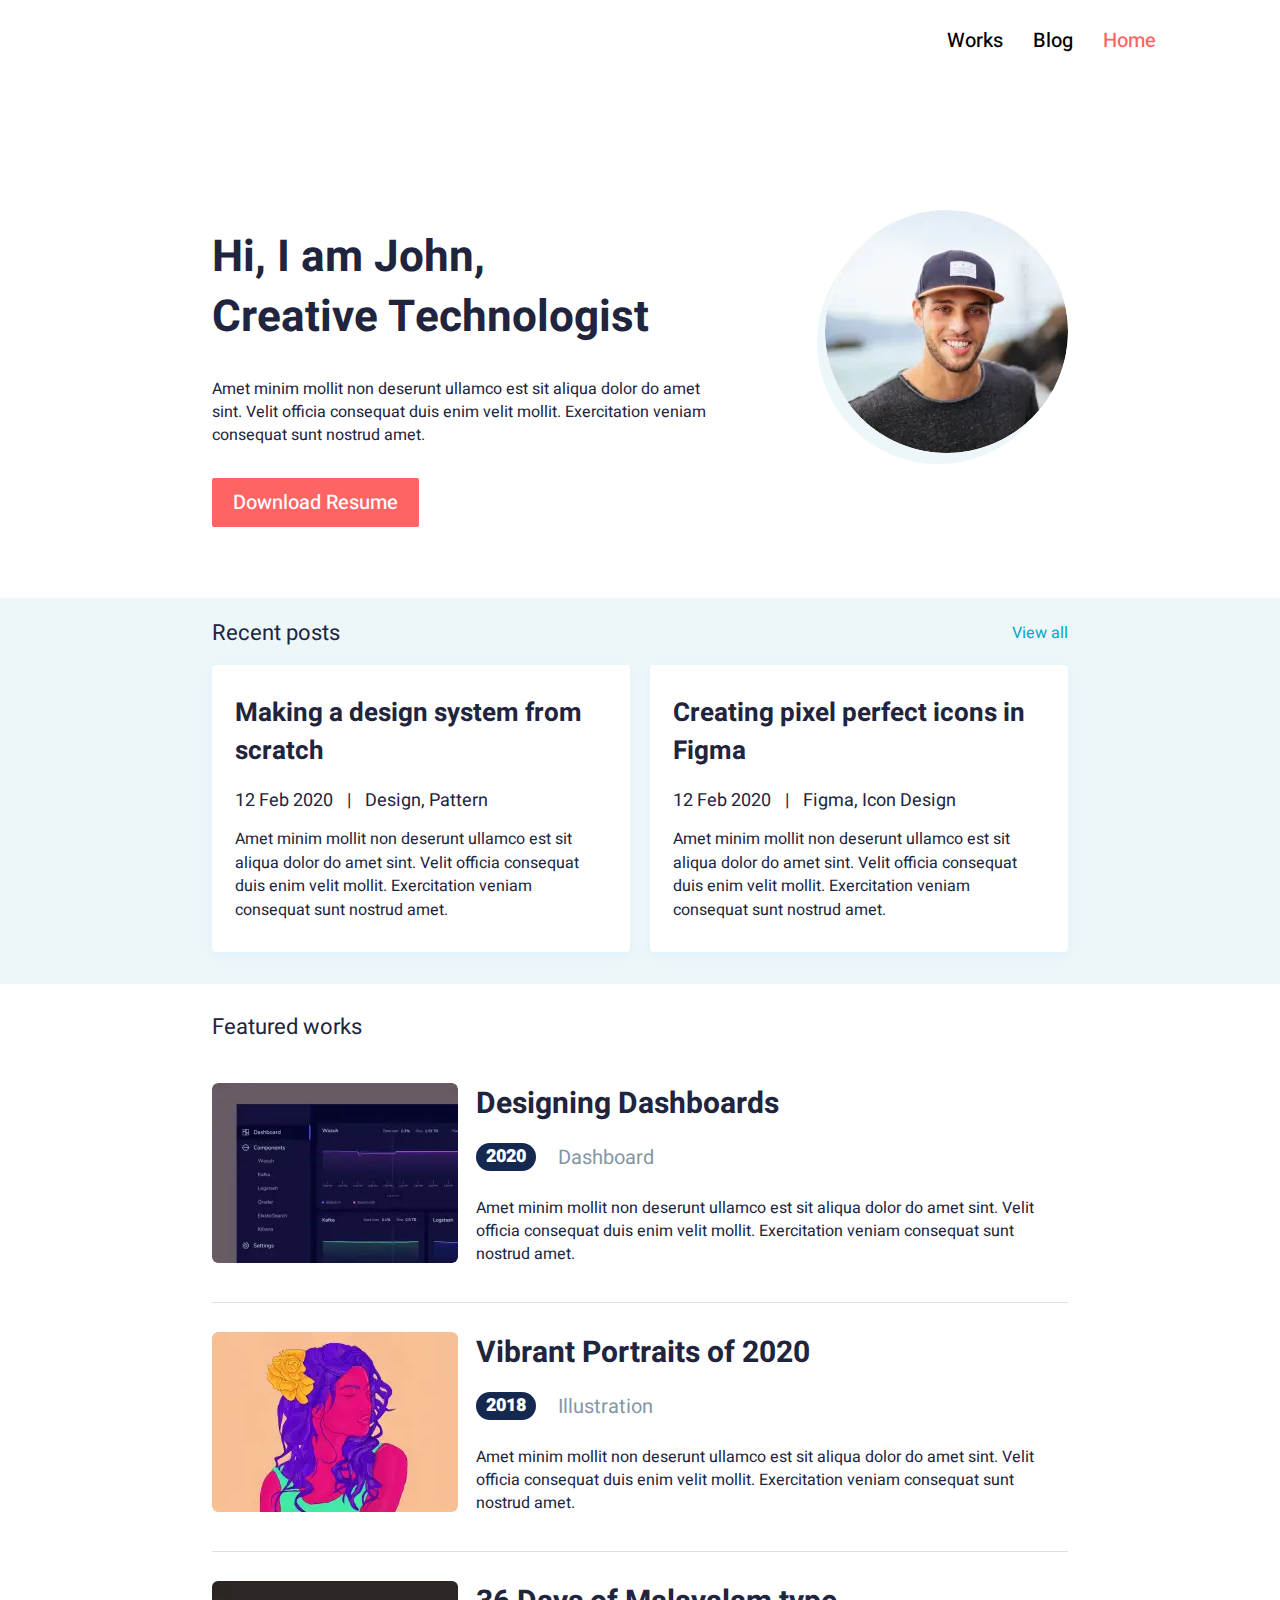
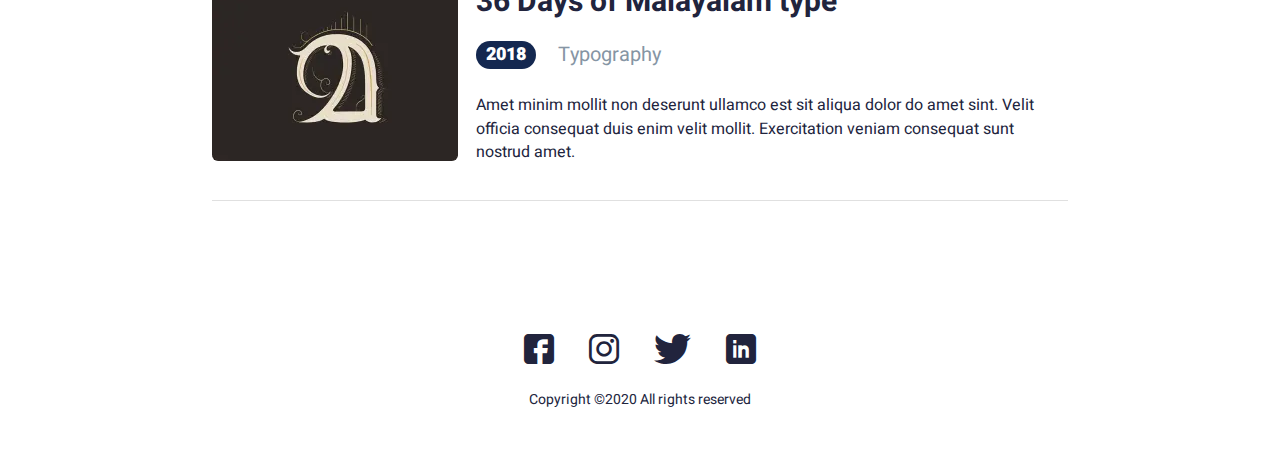
<file: index.html>
<!DOCTYPE html>
<html lang="en">

<head>
   <meta charset="UTF-8">
   <meta http-equiv="X-UA-Compatible" content="IE=edge">
   <meta name="viewport" content="width=device-width, initial-scale=1.0">
   <link rel="stylesheet" href="css/style.min.css?_v=20220208222017">
   <title>HomePage</title>
</head>

<body>
   <div class="wrapper">
      <header class="header">
         <div class="header__content">
            <div class="header__burger">
               <span></span>
               <span></span>
               <span></span>
            </div>

            <nav class="header__menu menu">
               <ul class="menu__list">
                  <li><a href="https://awwril.github.io/john/works.html" class="menu__link ">Works</a></li>
                  <li><a href="https://awwril.github.io/john/blog.html" class="menu__link ">Blog</a></li>
                  <li><a href="https://awwril.github.io/john/index.html" class="menu__link _active">Home</a></li>
               </ul>
            </nav>
         </div>
      </header>
      <main class="main">

         <section class="hello">
            <div class="hello__container _container">
               <div class="hello__content">
                  <h1 class="hello__title title">Hi, I am John,<br>Creative Technologist</h1>
                  <div class="hello__text text">Amet minim mollit non deserunt ullamco est sit aliqua dolor do amet
                     sint. Velit officia consequat duis enim velit mollit. Exercitation veniam consequat sunt nostrud
                     amet.
                  </div>
                  <div class="hello__button">
                     <a href="" class="button">Download Resume</a>
                  </div>
               </div>

               <picture>
                  <source srcset="img/avatar.webp" type="image/webp"><img src="img/avatar.jpg" alt="avatar"
                     class="hello__avatar">
               </picture>
            </div>
         </section>

         <section class="recent-posts">
            <div class="recent-posts__container _container">
               <div class="recent-posts__header">
                  <div class="recent-posts__title title-posts">Recent posts</div>
                  <a href="" class="recent-posts__view-all">View all</a>
               </div>
               <div class="recent-posts__items">
                  <div class="recent-posts__column">
                     <article class="recent-posts__item recent-post">
                        <a href="" class="recent-post__title">Making a design system from scratch</a>
                        <div class="recent-post__info">12 Feb 2020 <span>|</span> Design, Pattern</div>
                        <div class="recent-post__text text">Amet minim mollit non deserunt ullamco est sit aliqua dolor
                           do amet sint. Velit officia consequat duis enim velit mollit. Exercitation veniam consequat
                           sunt nostrud amet.</div>
                     </article>
                  </div>

                  <div class="recent-posts__column">
                     <article class="recent-posts__item recent-post">
                        <a href="" class="recent-post__title">Creating pixel perfect icons in Figma</a>
                        <div class="recent-post__info">12 Feb 2020 <span>|</span> Figma, Icon Design</div>
                        <div class="recent-post__text text">Amet minim mollit non deserunt ullamco est sit aliqua dolor
                           do amet sint. Velit officia consequat duis enim velit mollit. Exercitation veniam consequat
                           sunt nostrud amet.</div>
                     </article>
                  </div>
               </div>
            </div>
         </section>

         <section class="featured-works">
            <div class="featured-works__container _container">
               <div class="featured-works__title title-posts">Featured works</div>
               <div class="featured-works__items works">

                  <article class="works__item">
                     <a href="https://awwril.github.io/john/article.html" class="works__image _ibg">
                        <picture>
                           <source srcset="img/works/Work1.webp" type="image/webp"><img src="img/works/Work1.jpg"
                              alt="Work1">
                        </picture>
                     </a>
                     <div class="works__body">
                        <a href="https://awwril.github.io/john/article.html" class="works__title">Designing
                           Dashboards</a>
                        <div class="works__info">
                           <div class="works__year">2020</div>
                           <div class="works__category">Dashboard</div>
                        </div>
                        <div class="works__text text">Amet minim mollit non deserunt ullamco est sit aliqua dolor do
                           amet sint. Velit officia consequat duis enim velit mollit. Exercitation veniam consequat sunt
                           nostrud amet.</div>
                     </div>
                  </article>

                  <article class="works__item">
                     <a href="" class="works__image _ibg">
                        <picture>
                           <source srcset="img/works/Work2.webp" type="image/webp"><img src="img/works/Work2.jpg"
                              alt="Work2">
                        </picture>
                     </a>
                     <div class="works__body">
                        <a href="" class="works__title">Vibrant Portraits of 2020</a>
                        <div class="works__info">
                           <div class="works__year">2018</div>
                           <div class="works__category">Illustration</div>
                        </div>
                        <div class="works__text text">Amet minim mollit non deserunt ullamco est sit aliqua dolor do
                           amet sint. Velit officia consequat duis enim velit mollit. Exercitation veniam consequat sunt
                           nostrud amet.</div>
                     </div>
                  </article>

                  <article class="works__item">
                     <a href="" class="works__image _ibg">
                        <picture>
                           <source srcset="img/works/Work3.webp" type="image/webp"><img src="img/works/Work3.jpg"
                              alt="Work3">
                        </picture>
                     </a>
                     <div class="works__body">
                        <a href="" class="works__title">36 Days of Malayalam type</a>
                        <div class="works__info">
                           <div class="works__year">2018</div>
                           <div class="works__category">Typography</div>
                        </div>
                        <div class="works__text text">Amet minim mollit non deserunt ullamco est sit aliqua dolor do
                           amet sint. Velit officia consequat duis enim velit mollit. Exercitation veniam consequat sunt
                           nostrud amet.</div>
                     </div>
                  </article>

               </div>
            </div>
         </section>

      </main>
      <footer class="footer">
         <div class="footer__container _container">
            <div class="footer__social social">
               <a href="" class="social__item _icon-fb"></a>
               <a href="" class="social__item _icon-insta"></a>
               <a href="" class="social__item _icon-Group"></a>
               <a href="" class="social__item _icon-Linkedin"></a>
            </div>
            <div class="footer__copy">Copyright ©2020 All rights reserved </div>
         </div>
      </footer>
   </div>
   <script src="js/app.min.js?_v=20220208222017"></script>
</body>

</html>
</file>
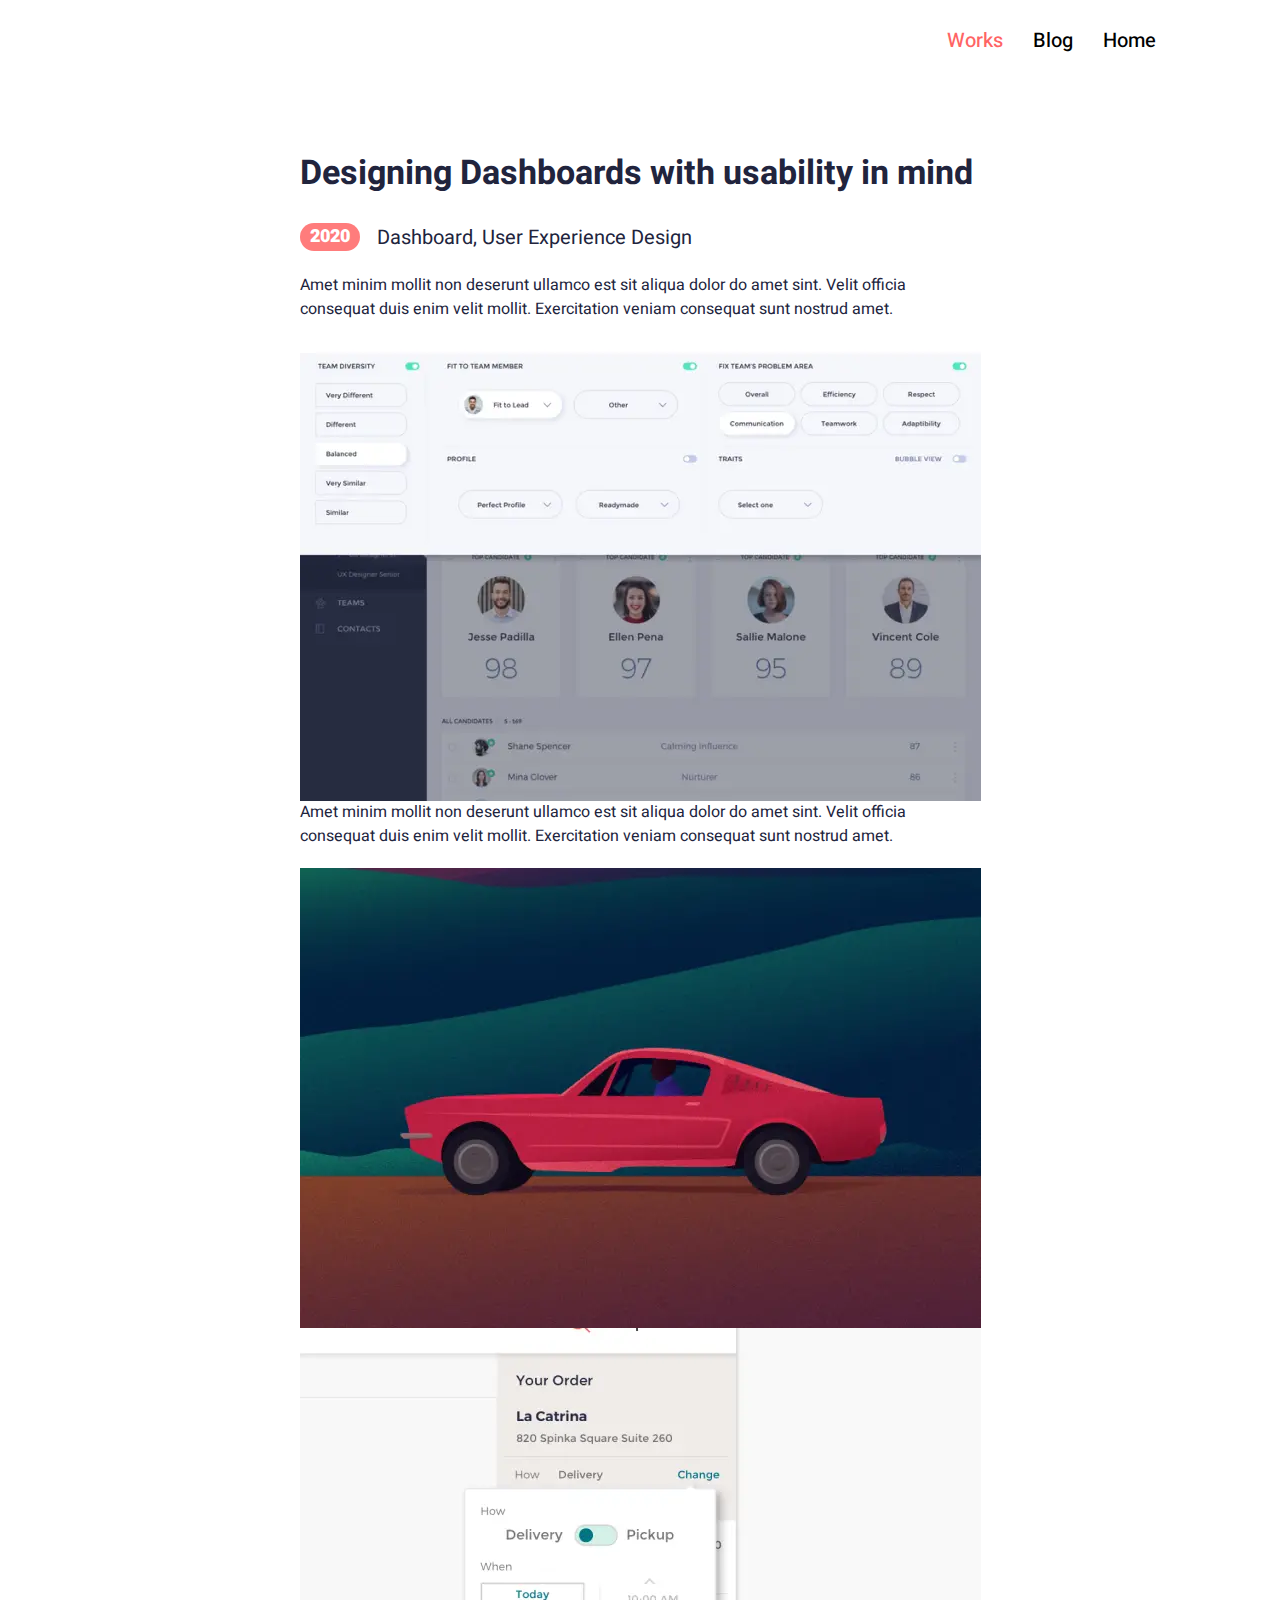
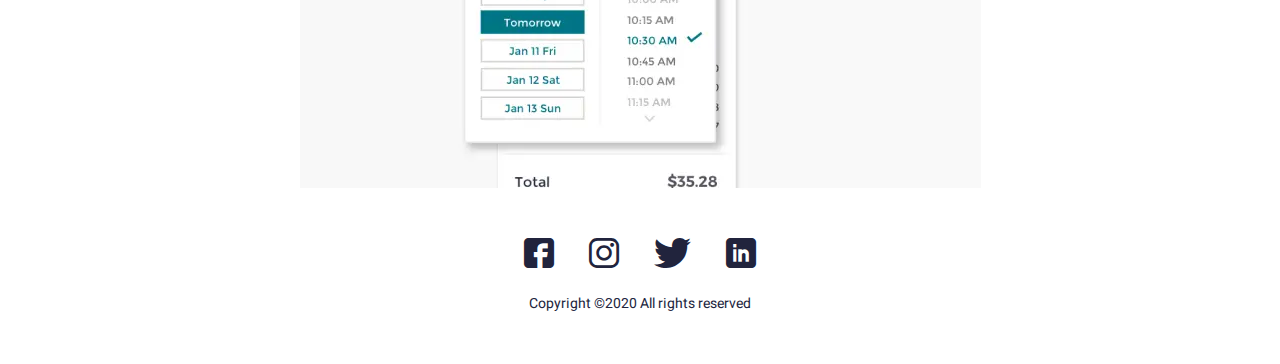
<file: article.html>
<!DOCTYPE html>
<html lang="en">

<head>
   <meta charset="UTF-8">
   <meta http-equiv="X-UA-Compatible" content="IE=edge">
   <meta name="viewport" content="width=device-width, initial-scale=1.0">
   <link rel="stylesheet" href="css/style.min.css?_v=20220208222017">
   <title>Article</title>
</head>

<body>
   <header class="header">
      <div class="header__content">
         <div class="header__burger">
            <span></span>
            <span></span>
            <span></span>
         </div>

         <nav class="header__menu menu">
            <ul class="menu__list">
               <li><a href="https://awwril.github.io/john/works.html" class="menu__link _active">Works</a></li>
               <li><a href="https://awwril.github.io/john/blog.html" class="menu__link ">Blog</a></li>
               <li><a href="https://awwril.github.io/john/index.html" class="menu__link ">Home</a></li>
            </ul>
         </nav>
      </div>
   </header>
   <main class="main">
      <div class="article__container container">
         <h1 class="article__title">Designing Dashboards with usability in mind</h1>
         <div class="article__info">
            <div class="article__year">2020</div>
            <div class="article__category">Dashboard, User Experience Design</div>
         </div>
         <div class="article__text">
            <p>Amet minim mollit non deserunt ullamco est sit aliqua dolor do amet sint. Velit officia consequat duis
               enim velit mollit. Exercitation veniam consequat sunt nostrud amet.</p>
            <picture>
               <source srcset="img/article/01.webp" type="image/webp"><img src="img/article/01.jpg" alt="Article 1">
            </picture>
            <p>Amet minim mollit non deserunt ullamco est sit aliqua dolor do amet sint. Velit officia consequat duis
               enim velit mollit. Exercitation veniam consequat sunt nostrud amet.</p>
            <picture>
               <source srcset="img/article/02.webp" type="image/webp"><img src="img/article/02.jpg" alt="Article 2">
            </picture>
            <picture>
               <source srcset="img/article/03.webp" type="image/webp"><img src="img/article/03.jpg" alt="Article 3">
            </picture>
         </div>

      </div>
   </main>
   <footer class="footer">
      <div class="footer__container _container">
         <div class="footer__social social">
            <a href="" class="social__item _icon-fb"></a>
            <a href="" class="social__item _icon-insta"></a>
            <a href="" class="social__item _icon-Group"></a>
            <a href="" class="social__item _icon-Linkedin"></a>
         </div>
         <div class="footer__copy">Copyright ©2020 All rights reserved </div>
      </div>
   </footer>
   <script src="js/app.min.js?_v=20220208222017"></script>
</body>

</html>
</file>
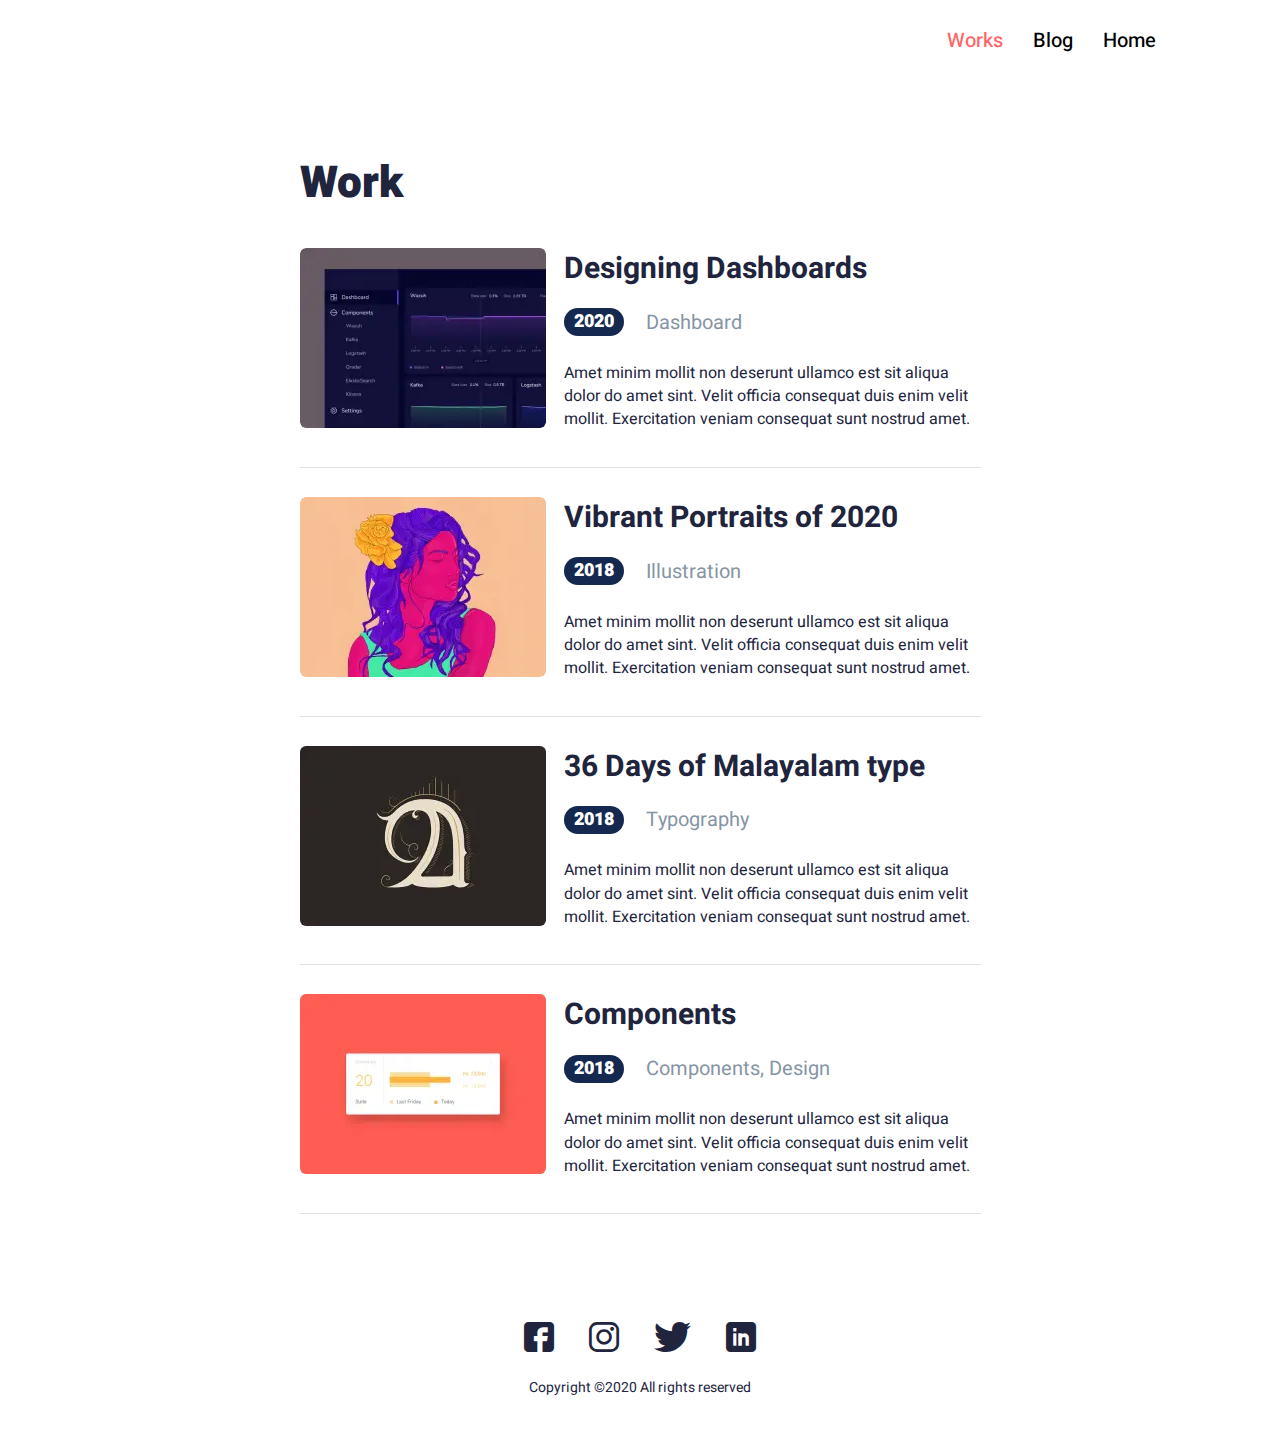
<file: works.html>
<!DOCTYPE html>
<html lang="en">

<head>
   <meta charset="UTF-8">
   <meta http-equiv="X-UA-Compatible" content="IE=edge">
   <meta name="viewport" content="width=device-width, initial-scale=1.0">
   <link rel="stylesheet" href="css/style.min.css?_v=20220208222017">
   <title>Works</title>
</head>

<body>
   <header class="header">
      <div class="header__content">
         <div class="header__burger">
            <span></span>
            <span></span>
            <span></span>
         </div>

         <nav class="header__menu menu">
            <ul class="menu__list">
               <li><a href="https://awwril.github.io/john/works.html" class="menu__link _active">Works</a></li>
               <li><a href="https://awwril.github.io/john/blog.html" class="menu__link ">Blog</a></li>
               <li><a href="https://awwril.github.io/john/index.html" class="menu__link ">Home</a></li>
            </ul>
         </nav>
      </div>
   </header>
   <main class="main">
      <div class="works works__container container">
         <h1 class="works__main-title title">Work</h1>
         <div class="works__items">

            <article class="works__item">
               <a href="" class="works__image _ibg">
                  <picture>
                     <source srcset="img/works/Work1.webp" type="image/webp"><img src="img/works/Work1.jpg" alt="Work1">
                  </picture>
               </a>
               <div class="works__body">
                  <a href="" class="works__title">Designing Dashboards</a>
                  <div class="works__info">
                     <div class="works__year">2020</div>
                     <div class="works__category">Dashboard</div>
                  </div>
                  <div class="works__text text">Amet minim mollit non deserunt ullamco est sit aliqua dolor do
                     amet sint. Velit officia consequat duis enim velit mollit. Exercitation veniam consequat sunt
                     nostrud amet.</div>
               </div>
            </article>

            <article class="works__item">
               <a href="" class="works__image _ibg">
                  <picture>
                     <source srcset="img/works/Work2.webp" type="image/webp"><img src="img/works/Work2.jpg" alt="Work2">
                  </picture>
               </a>
               <div class="works__body">
                  <a href="" class="works__title">Vibrant Portraits of 2020</a>
                  <div class="works__info">
                     <div class="works__year">2018</div>
                     <div class="works__category">Illustration</div>
                  </div>
                  <div class="works__text text">Amet minim mollit non deserunt ullamco est sit aliqua dolor do
                     amet sint. Velit officia consequat duis enim velit mollit. Exercitation veniam consequat sunt
                     nostrud amet.</div>
               </div>
            </article>

            <article class="works__item">
               <a href="" class="works__image _ibg">
                  <picture>
                     <source srcset="img/works/Work3.webp" type="image/webp"><img src="img/works/Work3.jpg" alt="Work3">
                  </picture>
               </a>
               <div class="works__body">
                  <a href="" class="works__title">36 Days of Malayalam type</a>
                  <div class="works__info">
                     <div class="works__year">2018</div>
                     <div class="works__category">Typography</div>
                  </div>
                  <div class="works__text text">Amet minim mollit non deserunt ullamco est sit aliqua dolor do
                     amet sint. Velit officia consequat duis enim velit mollit. Exercitation veniam consequat sunt
                     nostrud amet.</div>
               </div>
            </article>
            <article class="works__item">
               <a href="" class="works__image _ibg">
                  <picture>
                     <source srcset="img/works/Work4.webp" type="image/webp"><img src="img/works/Work4.jpg" alt="Work4">
                  </picture>
               </a>
               <div class="works__body">
                  <a href="" class="works__title">Components</a>
                  <div class="works__info">
                     <div class="works__year">2018</div>
                     <div class="works__category">Components, Design</div>
                  </div>
                  <div class="works__text text">Amet minim mollit non deserunt ullamco est sit aliqua dolor do
                     amet sint. Velit officia consequat duis enim velit mollit. Exercitation veniam consequat sunt
                     nostrud amet.</div>
               </div>
            </article>

         </div>

      </div>
   </main>
   <footer class="footer">
      <div class="footer__container _container">
         <div class="footer__social social">
            <a href="" class="social__item _icon-fb"></a>
            <a href="" class="social__item _icon-insta"></a>
            <a href="" class="social__item _icon-Group"></a>
            <a href="" class="social__item _icon-Linkedin"></a>
         </div>
         <div class="footer__copy">Copyright ©2020 All rights reserved </div>
      </div>
   </footer>
   <script src="js/app.min.js?_v=20220208222017"></script>
</body>

</html>
</file>
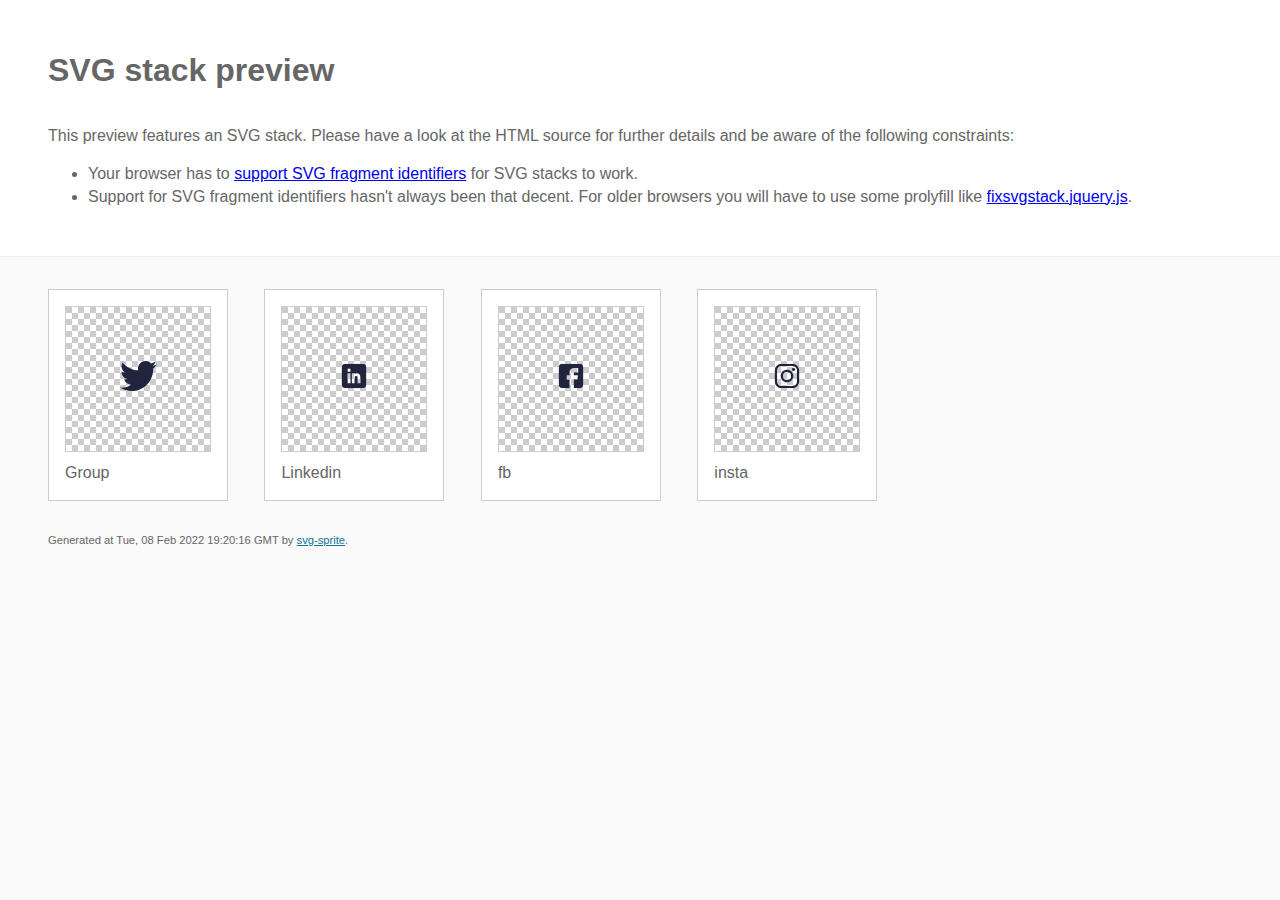
<file: img/stack/sprite.stack.html>
<!DOCTYPE html>
<html lang="en" xmlns="http://www.w3.org/1999/xhtml">
	<head>
		<meta charset="utf-8"/>
		<meta http-equiv="X-UA-Compatible" content="IE=Edge"/>
		<title>SVG stack preview | svg-sprite</title>
		<style>@charset "UTF-8";body{padding:0;margin:0;color:#666;background:#fafafa;font-family:Arial,Helvetica,sans-serif;font-size:1em;line-height:1.4}header{display:block;padding:3em 3em 2em 3em;background-color:#fff}header p{margin:2em 0 0 0}section{border-top:1px solid #eee;padding:2em 3em 0 3em}section ul{margin:0;padding:0}section li{display:inline;display:inline-block;background-color:#fff;position:relative;margin:0 2em 2em 0;vertical-align:top;border:1px solid #ccc;padding:1em 1em 3em 1em;cursor:default}.icon-box{margin:0;width:144px;height:144px;position:relative;background:#ccc url("[data-uri]") top left repeat;border:1px solid #ccc;display:table-cell;vertical-align:middle;text-align:center}.icon{display:inline;display:inline-block}h1{margin-top:0}h2{margin:0;padding:0;font-size:1em;font-weight:normal;white-space:nowrap;overflow:hidden;text-overflow:ellipsis;position:absolute;left:1em;right:1em;bottom:1em}footer{display:block;margin:0;padding:0 3em 3em 3em}footer p{margin:0;font-size:.7em}footer a{color:#0f7595;margin-left:0}</style>

<!--

Sprite shape dimensions
====================================================================================================
You will need to set the sprite shape dimensions via CSS when you use them as stack SVGs, otherwise
they would become a huge 100% in size. You may use the following dimension classes for doing so.
They might well be outsourced to an external stylesheet of course.

-->

<style type="text/css">
	.svg-Group-dims { width: 37px; height: 30px; }
	.svg-Linkedin-dims { width: 30px; height: 30px; }
	.svg-fb-dims { width: 30px; height: 30px; }
	.svg-insta-dims { width: 30px; height: 30px; }
</style>

<!--
====================================================================================================
-->

	</head>
	<body>
		<header>
			<h1>SVG stack preview</h1>
			<p>This preview features an SVG stack. Please have a look at the HTML source for further details and be aware of the following constraints:</p>
			<ul>
				<li>Your browser has to <a href="http://caniuse.com/#feat=svg-fragment" target="_blank" rel="noopener noreferrer">support SVG fragment identifiers</a> for SVG stacks to work.</li>
				<li>Support for SVG fragment identifiers hasn't always been that decent. For older browsers you will have to use some prolyfill like <a href="https://github.com/preciousforever/SVG-Stacker/blob/master/fixsvgstack.jquery.js" target="_blank" rel="noopener noreferrer">fixsvgstack.jquery.js</a>.</li>
			</ul>
		</header>
		<section>

<!--

SVG stack
====================================================================================================
These SVG images make use of fragment identifiers (IDs) to reference certain portions of the
external sprite. By default, all shapes inside the sprite are hidden by CSS. The `:target` pseudo
selector is used to show the very shape that is referenced by the fragment identifier.

-->

			<ul>

				<li title="Group">
					<div class="icon-box">

						<!-- Group -->
						<img src="../icons/icons.svg#Group" class="svg-Group-dims" alt="Group"/>

					</div>
					<h2>Group</h2>
				</li>
				<li title="Linkedin">
					<div class="icon-box">

						<!-- Linkedin -->
						<img src="../icons/icons.svg#Linkedin" class="svg-Linkedin-dims" alt="Linkedin"/>

					</div>
					<h2>Linkedin</h2>
				</li>
				<li title="fb">
					<div class="icon-box">

						<!-- fb -->
						<img src="../icons/icons.svg#fb" class="svg-fb-dims" alt="fb"/>

					</div>
					<h2>fb</h2>
				</li>
				<li title="insta">
					<div class="icon-box">

						<!-- insta -->
						<img src="../icons/icons.svg#insta" class="svg-insta-dims" alt="insta"/>

					</div>
					<h2>insta</h2>
				</li>
			</ul>

<!--
====================================================================================================
-->

		</section>
		<footer>
			<p>Generated at Tue, 08 Feb 2022 19:20:16 GMT by <a href="https://github.com/svg-sprite/svg-sprite" target="_blank" rel="noopener noreferrer">svg-sprite</a>.</p>
		</footer>
	</body>
</html>
</file>
<file: css/style.min.css>
@import url(https://fonts.googleapis.com/css?family=Heebo:regular,500,700,900&display=swap);@font-face{font-family:icons;font-display:swap;src:url(../fonts/icons.woff2) format("woff2"),url(../fonts/icons.woff) format("woff");font-weight:400;font-style:normal}@font-face{font-family:icons;font-display:swap;src:url(../fonts/icons.woff) format("woff"),url(../fonts/icons.woff2#icons) format("woff2");font-weight:400;font-style:normal;font-display:block}[class*=" _icon-"]:before,[class^=_icon-]:before{font-family:icons;font-style:normal;font-weight:400;font-variant:normal;text-transform:none;line-height:1;-webkit-font-smoothing:antialiased;-moz-osx-font-smoothing:grayscale}[class*=" _icon-"]:before,[class^=_icon-]:before{display:block}._icon-fb:before{content:"\e900"}._icon-Group:before{content:"\e901"}._icon-insta:before{content:"\e902"}._icon-Linkedin:before{content:"\e903"}*{padding:0;margin:0;border:0}*,:after,:before{-webkit-box-sizing:border-box;box-sizing:border-box}:active,:focus{outline:0}a:active,a:focus{outline:0}aside,footer,header,nav{display:block}body,html{height:100%;width:100%;font-size:100%;line-height:1;font-size:14px;-ms-text-size-adjust:100%;-moz-text-size-adjust:100%;-webkit-text-size-adjust:100%}button,input,textarea{font-family:inherit}input::-ms-clear{display:none}button{cursor:pointer}button::-moz-focus-inner{padding:0;border:0}a,a:visited{text-decoration:none}a:hover{text-decoration:none}ul li{list-style:none}img{vertical-align:top}h1,h2,h3,h4,h5,h6{font-size:inherit;font-weight:inherit}body,button,input,textarea{font-family:Heebo;color:#21243d;font-size:16px}body._lock{overflow:hidden}.wrapper{overflow:hidden;width:100%;min-height:100%;display:-webkit-box;display:-ms-flexbox;display:flex;-webkit-box-orient:vertical;-webkit-box-direction:normal;-ms-flex-direction:column;flex-direction:column}._container{max-width:886px;padding:0 15px;margin:0 auto}.container{max-width:711px;padding:0 15px;margin:0 auto}.title{font-weight:700;font-size:44px;line-height:136.3636363636%}.article__text p,.text{font-weight:400;font-size:16px;line-height:146.875%}.button{display:-webkit-inline-box;display:-ms-inline-flexbox;display:inline-flex;text-align:center;padding:10px 21px;background-color:#ff6464;font-weight:500;font-size:20px;line-height:145%;color:#fff;border-radius:2px;-webkit-transition:all .5s ease 0s;-o-transition:all .5s ease 0s;transition:all .5s ease 0s}.title-posts{font-size:22px;color:#21243d}._ibg{position:relative}._ibg img{position:absolute;width:100%;height:100%;top:0;left:0;-o-object-fit:cover;object-fit:cover}.header{position:relative;z-index:100}.header__content{max-width:1052px;padding:0 10px;margin:0 auto;height:82px;display:-webkit-box;display:-ms-flexbox;display:flex;-webkit-box-align:center;-ms-flex-align:center;align-items:center;-webkit-box-pack:end;-ms-flex-pack:end;justify-content:flex-end}.header__burger{display:none}.menu__list{display:-webkit-box;display:-ms-flexbox;display:flex;-webkit-box-align:center;-ms-flex-align:center;align-items:center}.menu__list li:not(:first-child){margin:0 0 0 30px}.menu__link{font-weight:500;font-size:20px;color:#000;-webkit-transition:color .3s ease 0s;-o-transition:color .3s ease 0s;transition:color .3s ease 0s}.menu__link._active{color:#ff6464}.footer{padding:50px 0}.footer__container{display:-webkit-box;display:-ms-flexbox;display:flex;-webkit-box-orient:vertical;-webkit-box-direction:normal;-ms-flex-direction:column;flex-direction:column;gap:25px;-webkit-box-align:center;-ms-flex-align:center;align-items:center}.footer__copy{font-size:14px;line-height:150%}.social{display:-webkit-box;display:-ms-flexbox;display:flex;gap:35px;-webkit-box-align:center;-ms-flex-align:center;align-items:center}.social__item{font-size:30px;color:inherit;-webkit-transition:color .5s ease 0s;-o-transition:color .5s ease 0s;transition:color .5s ease 0s}.hello__container{padding:56px 15px 71px;display:-webkit-box;display:-ms-flexbox;display:flex;-webkit-box-align:start;-ms-flex-align:start;align-items:flex-start;gap:115px}.hello__content{padding:18px 0 0 0;-webkit-box-flex:1;-ms-flex:1 1 auto;flex:1 1 auto;display:-webkit-box;display:-ms-flexbox;display:flex;-webkit-box-orient:vertical;-webkit-box-direction:normal;-ms-flex-direction:column;flex-direction:column}.hello__content :last-child{margin-bottom:0}.hello__title{margin:0 0 30px 0}.hello__text{margin:0 0 30px 0}.hello__button{margin:0 0 25px 0}.hello__avatar{-webkit-box-flex:0;-ms-flex:0 0 243px;flex:0 0 243px;height:243px;border-radius:50%;position:relative;-webkit-box-shadow:-8px 11px 0 0 #edf7fa;box-shadow:-8px 11px 0 0 #edf7fa}.hello__avatar img{max-width:100%}.recent-posts{background-color:#edf7fa;padding:24px 0 32px}.recent-posts__header{display:-webkit-box;display:-ms-flexbox;display:flex;margin:0 0 20px 0}.recent-posts__title{-webkit-box-flex:1;-ms-flex:1 1 auto;flex:1 1 auto;padding:0 20px 0 0}.recent-posts__view-all{color:#00a8cc;-webkit-box-flex:0;-ms-flex:0 0 auto;flex:0 0 auto;font-size:16px;line-height:143.75%;-webkit-transition:color .5s ease 0s;-o-transition:color .5s ease 0s;transition:color .5s ease 0s}.recent-posts__view-all:hover{color:#017994}.recent-posts__items{display:-webkit-box;display:-ms-flexbox;display:flex;gap:20px}.recent-posts__column{-webkit-box-flex:0;-ms-flex:0 1 50%;flex:0 1 50%}.recent-post{background-color:#fff;height:100%;padding:30px 23px;border-radius:4px;-webkit-box-shadow:0 4px 10px rgba(187,225,250,.25);box-shadow:0 4px 10px rgba(187,225,250,.25)}.recent-post :last-child{margin-bottom:0}.recent-post__title{font-weight:700;font-size:26px;line-height:146.1538461538%;color:inherit;margin:0 0 17px 0;display:inline-block;-webkit-transition:color .5s ease 0s;-o-transition:color .5s ease 0s;transition:color .5s ease 0s}.recent-post__title:hover{color:#ff6464}.recent-post__info{margin:0 0 15px 0;font-size:18px;line-height:144.4444444444%}.recent-post__info span{margin:0 10px}.featured-works{padding:32px 0 83px}.works__main-title{font-weight:900}.works__container{padding-bottom:58px}.works{display:-webkit-box;display:-ms-flexbox;display:flex;-webkit-box-orient:vertical;-webkit-box-direction:normal;-ms-flex-direction:column;flex-direction:column}.works__item{-webkit-box-align:start;-ms-flex-align:start;align-items:flex-start;border-bottom:1px solid #e0e0e0;padding:29px 0 35px 0}.works__image{-webkit-box-flex:0;-ms-flex:0 0 246px;flex:0 0 246px;border-radius:6px;min-height:180px;display:block;overflow:hidden}.works__body{-webkit-box-flex:1;-ms-flex:1 1 auto;flex:1 1 auto;display:-webkit-box;display:-ms-flexbox;display:flex;-webkit-box-orient:vertical;-webkit-box-direction:normal;-ms-flex-direction:column;flex-direction:column}.works__body :last-child{margin-bottom:0}.works__title{margin:0 0 16px 0;color:inherit;font-weight:700;font-size:30px;line-height:146.6666666667%;-webkit-transition:color .5s ease 0s;-o-transition:color .5s ease 0s;transition:color .5s ease 0s}.works__title:hover{color:#ff6464}.works__info{display:-webkit-inline-box;display:-ms-inline-flexbox;display:inline-flex;gap:22px;-webkit-box-align:center;-ms-flex-align:center;align-items:center;margin:0 0 25px}.works__year{font-weight:900;font-size:18px;color:#fff;background-color:#142850;border-radius:16px;padding:5px 10px}.works__category{font-size:20px;line-height:145%;color:#8695a4}.blog{padding-bottom:57px}.blog__title:not(:last-child){margin:0 0 55px 0}.blog__items{display:-webkit-box;display:-ms-flexbox;display:flex;-webkit-box-orient:vertical;-webkit-box-direction:normal;-ms-flex-direction:column;flex-direction:column;gap:18px}.blog__item{border-bottom:1px solid #e0e0e0;padding:0 0 29px}.blog__article-name{font-weight:500;font-size:30px;line-height:146.6666666667%;-webkit-transition:color .5s ease 0s;-o-transition:color .5s ease 0s;transition:color .5s ease 0s;display:inline-block;cursor:pointer}.blog__info{display:-webkit-box;display:-ms-flexbox;display:flex;-webkit-box-align:center;-ms-flex-align:center;align-items:center}.blog__info:not(:last-child){margin:0 0 15px}.blog__date{font-size:20px;line-height:145%}.blog__separator{margin:0 20px;font-size:20px}.blog__category{font-size:20px;line-height:145%;color:#8695a4}.article{padding-bottom:27px}.article__title{font-weight:700;font-size:34px;line-height:116.2790697674%;color:#21243d;margin:0 0 30px 0}.article__info{display:-webkit-box;display:-ms-flexbox;display:flex;gap:17px;margin:0 0 23px 0;-webkit-box-align:start;-ms-flex-align:start;align-items:flex-start}.article__year{font-weight:900;font-size:18px;color:#fff;background-color:#ff7c7c;border-radius:16px;padding:5px 10px}.article__category{font-size:20px;line-height:125%;-ms-flex-item-align:center;-ms-grid-row-align:center;align-self:center}.article__text p:not(:last-child){margin:0 0 20px 0}.article__text img{max-width:100%}.article__text img:not(:last-child){margin:0 0 20px 0}.main{-webkit-box-flex:1;-ms-flex:1 1 auto;flex:1 1 auto;padding:72px 0 0 0}@media (min-width:479.98px){.works__main-title{margin:0 0 5px 0}}@media (min-width:767.98px){.featured-works__title{margin:0 0 16px 0}.works__item{display:-webkit-box;display:-ms-flexbox;display:flex;gap:18px}}@media (min-width:991.98px){.button:hover{background-color:#dd5a5a}.menu__link:hover{color:#ff6464}.social__item:hover{color:#ff6464}.blog__article-name:hover{color:#ff6464}}@media (max-width:991.98px){.hello__container{padding:0 15px 71px}}@media (max-width:886px){._container{max-width:750px}}@media (max-width:767.98px){._container{max-width:none}.title-posts{text-align:center}.header__burger{z-index:3;display:block;position:relative;width:30px;height:20px}.header__burger span{position:absolute;height:2px;background-color:#21243d;left:0;top:9px;width:100%;-webkit-transition:all .5s ease 0s;-o-transition:all .5s ease 0s;transition:all .5s ease 0s}.header__burger span:first-child{top:0}.header__burger span:last-child{top:auto;bottom:0}.header__burger._active span{-webkit-transform:scale(0);-ms-transform:scale(0);transform:scale(0)}.header__burger._active span:first-child{-webkit-transform:rotate(45deg);-ms-transform:rotate(45deg);transform:rotate(45deg);top:9px}.header__burger._active span:last-child{-webkit-transform:rotate(-45deg);-ms-transform:rotate(-45deg);transform:rotate(-45deg);bottom:9px}.header__menu{position:fixed;-webkit-box-pack:center;-ms-flex-pack:center;justify-content:center;top:-150%;left:0;width:100%;height:100%;overflow:auto;padding:70px 15px 30px;-webkit-transition:all .5s ease 0s;-o-transition:all .5s ease 0s;transition:all .5s ease 0s;background-color:rgba(255,255,255,.9)}.header__menu._active{top:0}.header__menu._active::before{content:"";position:fixed;top:0;left:0;height:50px;width:100%;background-color:#fff}.menu__list{-webkit-box-orient:vertical;-webkit-box-direction:normal;-ms-flex-direction:column;flex-direction:column;-webkit-box-align:center;-ms-flex-align:center;align-items:center}.menu__list li{margin:0 0 30px 0!important}.menu__link{font-size:42px}.header__content{height:50px}.footer{padding:30px 0}.hello__container{padding:0 15px 58px;-webkit-box-orient:vertical;-webkit-box-direction:reverse;-ms-flex-direction:column-reverse;flex-direction:column-reverse;gap:34px;-webkit-box-align:center;-ms-flex-align:center;align-items:center}.hello__content{-webkit-box-align:center;-ms-flex-align:center;align-items:center;text-align:center}.hello__title{margin:0 0 20px 0}.recent-posts__title{padding:0}.recent-posts__view-all{display:none}.recent-posts__items{-webkit-box-orient:vertical;-webkit-box-direction:normal;-ms-flex-direction:column;flex-direction:column}.featured-works{padding:32px 0 10px}.works__container{padding-bottom:20px}.works__image{padding:0 0 50% 0;margin:0 0 17px}.blog{padding-bottom:20px}.blog__title:not(:last-child){margin:0 0 26px 0}.main{padding:50px 0 0 0}}@media (max-width:711px){.container{max-width:none}}@media (max-width:479.98px){.title{font-size:30px}.title-posts{font-size:18px}.hello__container{padding:0 15px 35px}.hello__title{font-size:32px}.recent-post__title{font-size:22px;margin:0 0 11px 0}.featured-works__items{display:-webkit-box;display:-ms-flexbox;display:flex;overflow:auto;-webkit-box-orient:horizontal!important;-webkit-box-direction:normal!important;-ms-flex-direction:row!important;flex-direction:row!important;gap:15px}.featured-works__items .works__item{-webkit-box-flex:0;-ms-flex:0 0 90%;flex:0 0 90%;padding:29px 0 8px}.works__item{padding:29px 0 14px 0}.works__title{font-size:24px;margin:0 0 10px 0}.blog__article-name{font-size:26px}.blog__date{font-size:16px}.blog__separator{margin:0 15px;font-size:13px}.blog__category{font-size:16px}.article__title{font-size:30px;margin:0 0 15px 0}.article__category{font-size:18px}.main{padding:30px 0 0 0}}
</file>
